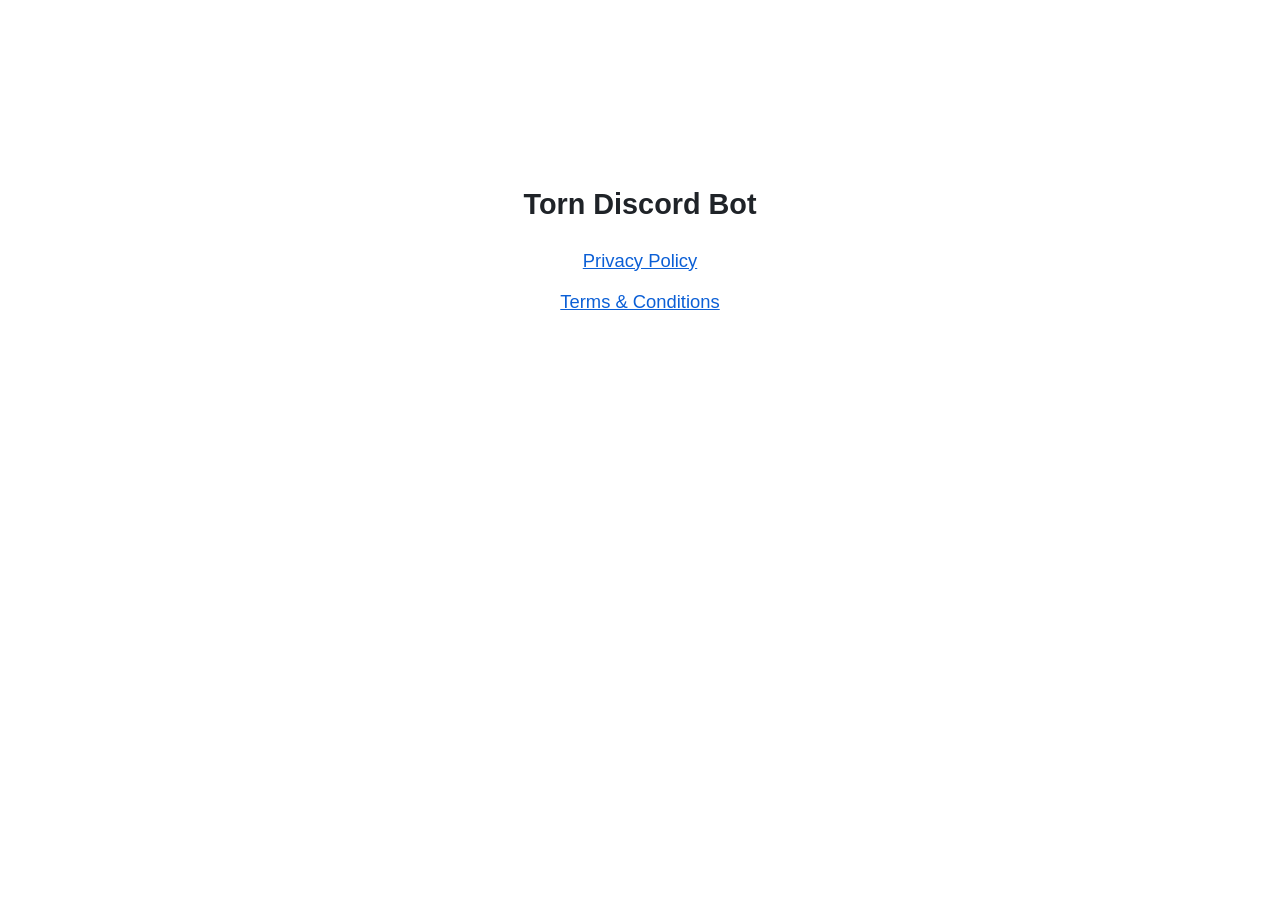
<file: docs/index.html>
<!DOCTYPE html>
<html lang="en">
<head>
  <meta charset="utf-8">
  <meta name="viewport" content="width=device-width, initial-scale=1">
  <title>Torn Discord Bot</title>
  <link rel="stylesheet" href="style.css">
</head>
<body class="home">
  <h1>Torn Discord Bot</h1>
  <ul>
    <li><a href="privacy.html">Privacy Policy</a></li>
    <li><a href="terms.html">Terms &amp; Conditions</a></li>
  </ul>
</body>
</html>
</file>
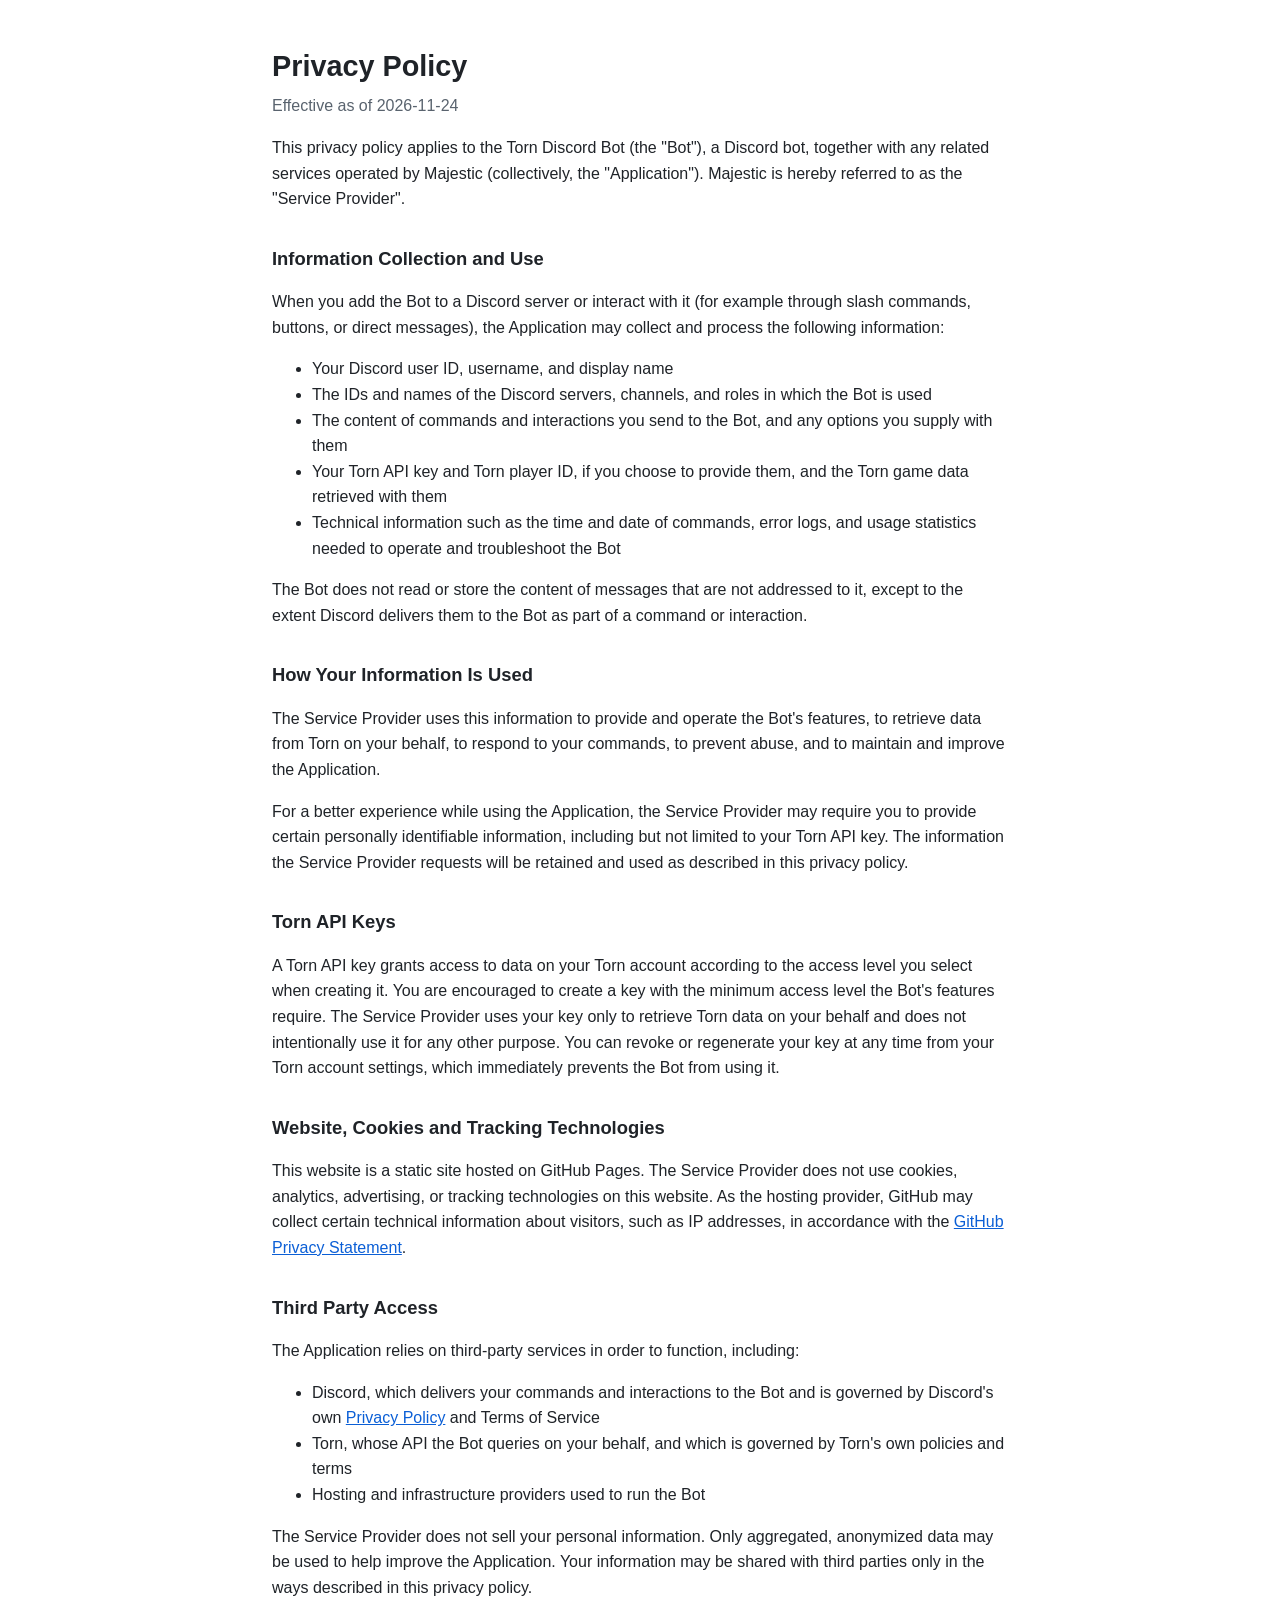
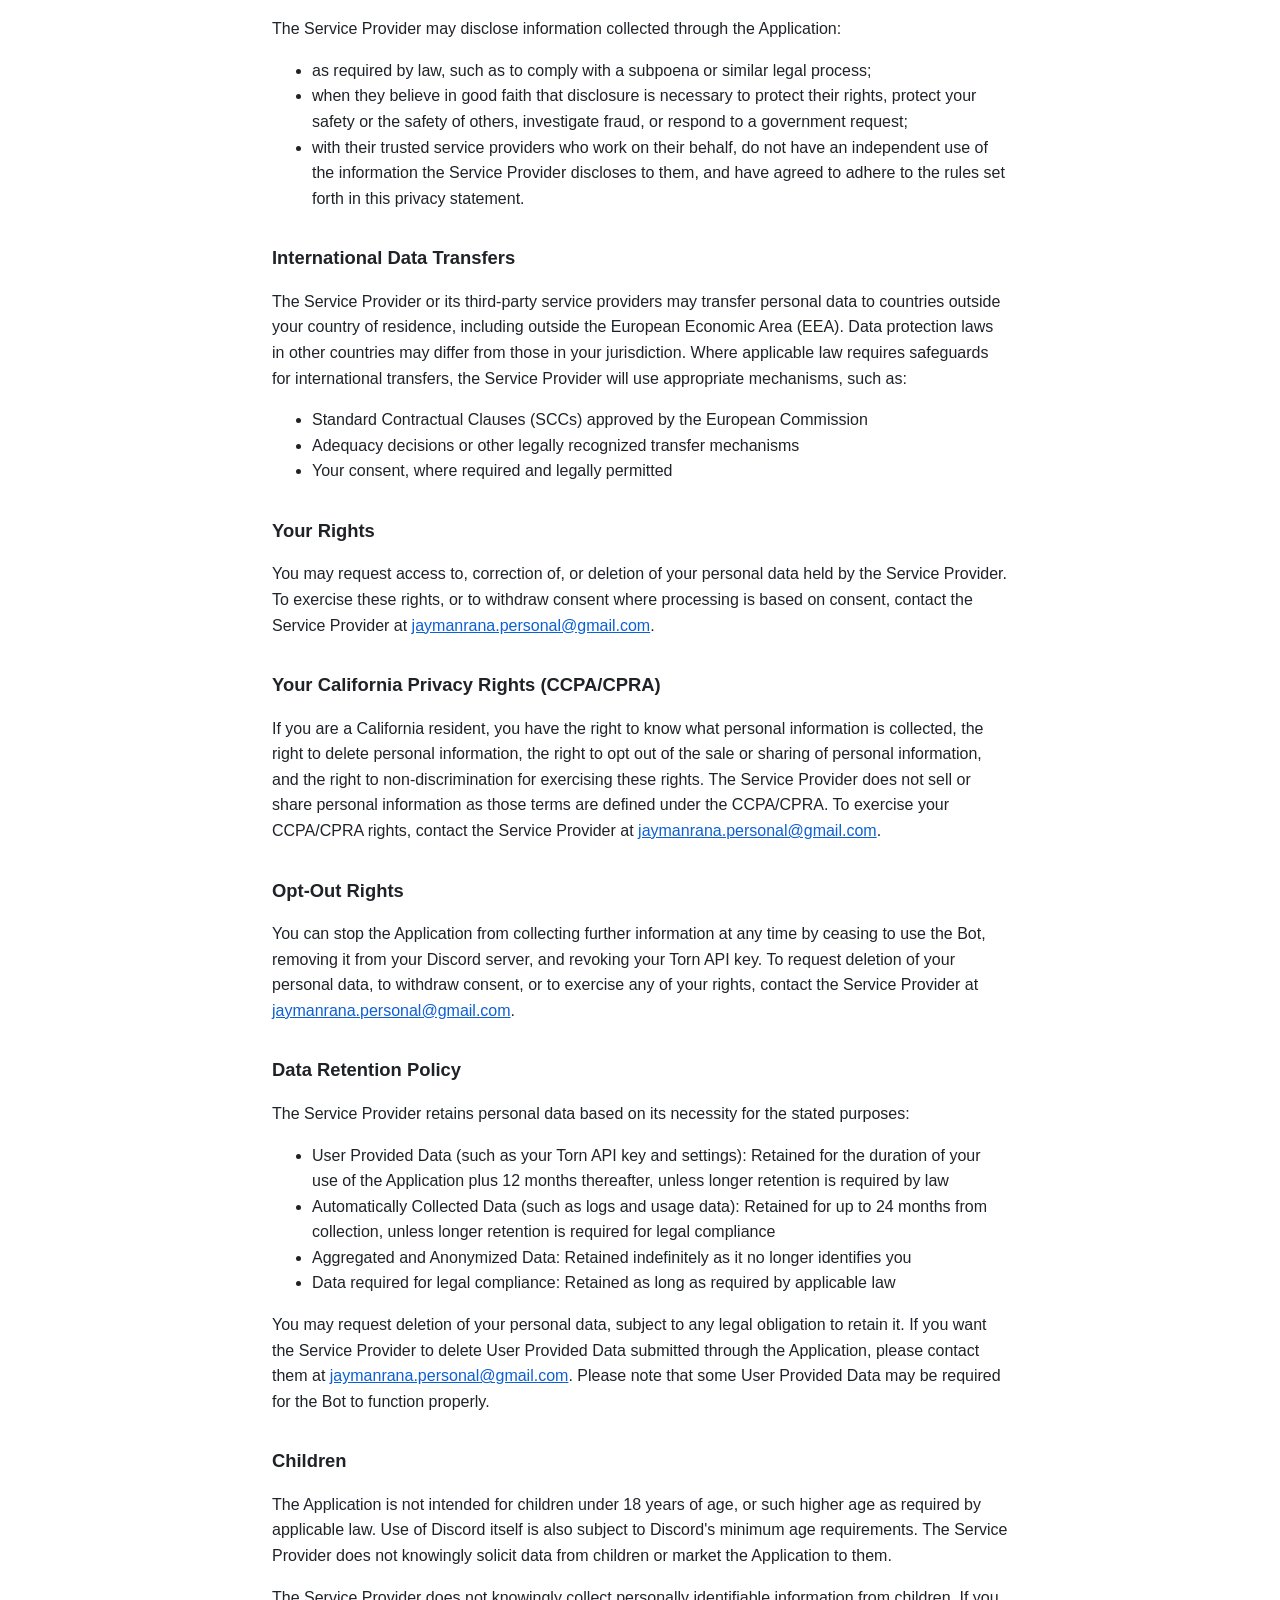
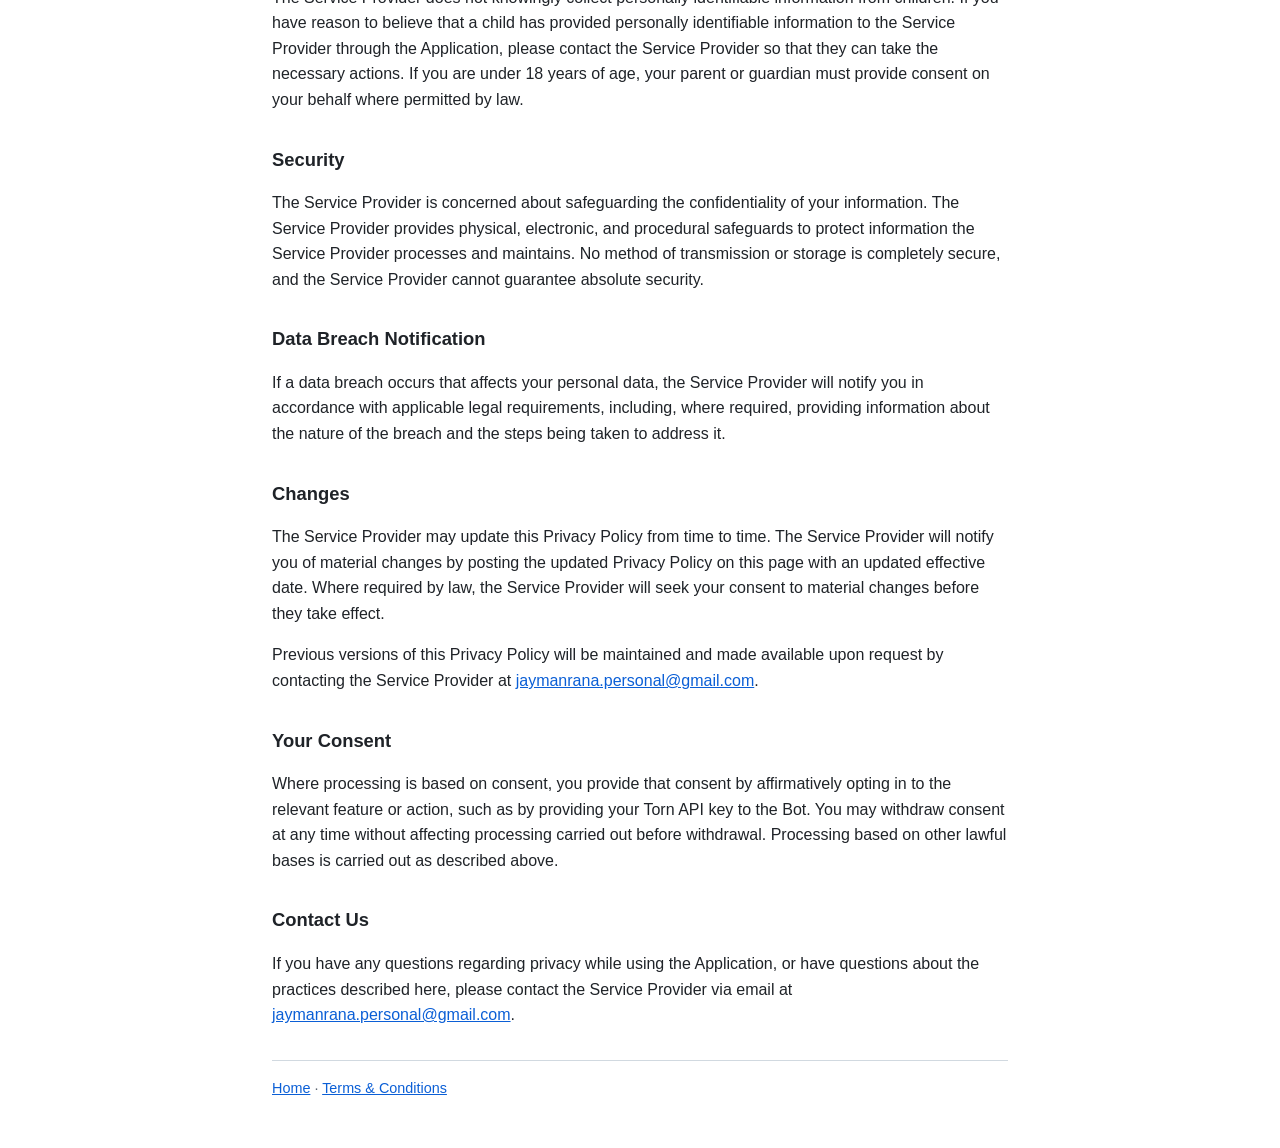
<file: docs/privacy.html>
<!DOCTYPE html>
<html lang="en">
<head>
  <meta charset="utf-8">
  <meta name="viewport" content="width=device-width, initial-scale=1">
  <title>Privacy Policy - Torn Discord Bot</title>
  <link rel="stylesheet" href="style.css">
</head>
<body>
  <h1>Privacy Policy</h1>
  <p class="meta">Effective as of 2026-11-24</p>

  <p>This privacy policy applies to the Torn Discord Bot (the "Bot"), a Discord bot, together with any related services operated by Majestic (collectively, the "Application"). Majestic is hereby referred to as the "Service Provider".</p>

  <h2>Information Collection and Use</h2>
  <p>When you add the Bot to a Discord server or interact with it (for example through slash commands, buttons, or direct messages), the Application may collect and process the following information:</p>
  <ul>
    <li>Your Discord user ID, username, and display name</li>
    <li>The IDs and names of the Discord servers, channels, and roles in which the Bot is used</li>
    <li>The content of commands and interactions you send to the Bot, and any options you supply with them</li>
    <li>Your Torn API key and Torn player ID, if you choose to provide them, and the Torn game data retrieved with them</li>
    <li>Technical information such as the time and date of commands, error logs, and usage statistics needed to operate and troubleshoot the Bot</li>
  </ul>
  <p>The Bot does not read or store the content of messages that are not addressed to it, except to the extent Discord delivers them to the Bot as part of a command or interaction.</p>

  <h2>How Your Information Is Used</h2>
  <p>The Service Provider uses this information to provide and operate the Bot's features, to retrieve data from Torn on your behalf, to respond to your commands, to prevent abuse, and to maintain and improve the Application.</p>
  <p>For a better experience while using the Application, the Service Provider may require you to provide certain personally identifiable information, including but not limited to your Torn API key. The information the Service Provider requests will be retained and used as described in this privacy policy.</p>

  <h2>Torn API Keys</h2>
  <p>A Torn API key grants access to data on your Torn account according to the access level you select when creating it. You are encouraged to create a key with the minimum access level the Bot's features require. The Service Provider uses your key only to retrieve Torn data on your behalf and does not intentionally use it for any other purpose. You can revoke or regenerate your key at any time from your Torn account settings, which immediately prevents the Bot from using it.</p>

  <h2>Website, Cookies and Tracking Technologies</h2>
  <p>This website is a static site hosted on GitHub Pages. The Service Provider does not use cookies, analytics, advertising, or tracking technologies on this website. As the hosting provider, GitHub may collect certain technical information about visitors, such as IP addresses, in accordance with the <a href="https://docs.github.com/en/site-policy/privacy-policies/github-general-privacy-statement" target="_blank" rel="noopener noreferrer">GitHub Privacy Statement</a>.</p>

  <h2>Third Party Access</h2>
  <p>The Application relies on third-party services in order to function, including:</p>
  <ul>
    <li>Discord, which delivers your commands and interactions to the Bot and is governed by Discord's own <a href="https://discord.com/privacy" target="_blank" rel="noopener noreferrer">Privacy Policy</a> and Terms of Service</li>
    <li>Torn, whose API the Bot queries on your behalf, and which is governed by Torn's own policies and terms</li>
    <li>Hosting and infrastructure providers used to run the Bot</li>
  </ul>
  <p>The Service Provider does not sell your personal information. Only aggregated, anonymized data may be used to help improve the Application. Your information may be shared with third parties only in the ways described in this privacy policy.</p>
  <p>The Service Provider may disclose information collected through the Application:</p>
  <ul>
    <li>as required by law, such as to comply with a subpoena or similar legal process;</li>
    <li>when they believe in good faith that disclosure is necessary to protect their rights, protect your safety or the safety of others, investigate fraud, or respond to a government request;</li>
    <li>with their trusted service providers who work on their behalf, do not have an independent use of the information the Service Provider discloses to them, and have agreed to adhere to the rules set forth in this privacy statement.</li>
  </ul>

  <h2>International Data Transfers</h2>
  <p>The Service Provider or its third-party service providers may transfer personal data to countries outside your country of residence, including outside the European Economic Area (EEA). Data protection laws in other countries may differ from those in your jurisdiction. Where applicable law requires safeguards for international transfers, the Service Provider will use appropriate mechanisms, such as:</p>
  <ul>
    <li>Standard Contractual Clauses (SCCs) approved by the European Commission</li>
    <li>Adequacy decisions or other legally recognized transfer mechanisms</li>
    <li>Your consent, where required and legally permitted</li>
  </ul>

  <h2>Your Rights</h2>
  <p>You may request access to, correction of, or deletion of your personal data held by the Service Provider. To exercise these rights, or to withdraw consent where processing is based on consent, contact the Service Provider at <a href="mailto:jaymanrana.personal@gmail.com">jaymanrana.personal@gmail.com</a>.</p>

  <h2>Your California Privacy Rights (CCPA/CPRA)</h2>
  <p>If you are a California resident, you have the right to know what personal information is collected, the right to delete personal information, the right to opt out of the sale or sharing of personal information, and the right to non-discrimination for exercising these rights. The Service Provider does not sell or share personal information as those terms are defined under the CCPA/CPRA. To exercise your CCPA/CPRA rights, contact the Service Provider at <a href="mailto:jaymanrana.personal@gmail.com">jaymanrana.personal@gmail.com</a>.</p>

  <h2>Opt-Out Rights</h2>
  <p>You can stop the Application from collecting further information at any time by ceasing to use the Bot, removing it from your Discord server, and revoking your Torn API key. To request deletion of your personal data, to withdraw consent, or to exercise any of your rights, contact the Service Provider at <a href="mailto:jaymanrana.personal@gmail.com">jaymanrana.personal@gmail.com</a>.</p>

  <h2>Data Retention Policy</h2>
  <p>The Service Provider retains personal data based on its necessity for the stated purposes:</p>
  <ul>
    <li>User Provided Data (such as your Torn API key and settings): Retained for the duration of your use of the Application plus 12 months thereafter, unless longer retention is required by law</li>
    <li>Automatically Collected Data (such as logs and usage data): Retained for up to 24 months from collection, unless longer retention is required for legal compliance</li>
    <li>Aggregated and Anonymized Data: Retained indefinitely as it no longer identifies you</li>
    <li>Data required for legal compliance: Retained as long as required by applicable law</li>
  </ul>
  <p>You may request deletion of your personal data, subject to any legal obligation to retain it. If you want the Service Provider to delete User Provided Data submitted through the Application, please contact them at <a href="mailto:jaymanrana.personal@gmail.com">jaymanrana.personal@gmail.com</a>. Please note that some User Provided Data may be required for the Bot to function properly.</p>

  <h2>Children</h2>
  <p>The Application is not intended for children under 18 years of age, or such higher age as required by applicable law. Use of Discord itself is also subject to Discord's minimum age requirements. The Service Provider does not knowingly solicit data from children or market the Application to them.</p>
  <p>The Service Provider does not knowingly collect personally identifiable information from children. If you have reason to believe that a child has provided personally identifiable information to the Service Provider through the Application, please contact the Service Provider so that they can take the necessary actions. If you are under 18 years of age, your parent or guardian must provide consent on your behalf where permitted by law.</p>

  <h2>Security</h2>
  <p>The Service Provider is concerned about safeguarding the confidentiality of your information. The Service Provider provides physical, electronic, and procedural safeguards to protect information the Service Provider processes and maintains. No method of transmission or storage is completely secure, and the Service Provider cannot guarantee absolute security.</p>

  <h2>Data Breach Notification</h2>
  <p>If a data breach occurs that affects your personal data, the Service Provider will notify you in accordance with applicable legal requirements, including, where required, providing information about the nature of the breach and the steps being taken to address it.</p>

  <h2>Changes</h2>
  <p>The Service Provider may update this Privacy Policy from time to time. The Service Provider will notify you of material changes by posting the updated Privacy Policy on this page with an updated effective date. Where required by law, the Service Provider will seek your consent to material changes before they take effect.</p>
  <p>Previous versions of this Privacy Policy will be maintained and made available upon request by contacting the Service Provider at <a href="mailto:jaymanrana.personal@gmail.com">jaymanrana.personal@gmail.com</a>.</p>

  <h2>Your Consent</h2>
  <p>Where processing is based on consent, you provide that consent by affirmatively opting in to the relevant feature or action, such as by providing your Torn API key to the Bot. You may withdraw consent at any time without affecting processing carried out before withdrawal. Processing based on other lawful bases is carried out as described above.</p>

  <h2>Contact Us</h2>
  <p>If you have any questions regarding privacy while using the Application, or have questions about the practices described here, please contact the Service Provider via email at <a href="mailto:jaymanrana.personal@gmail.com">jaymanrana.personal@gmail.com</a>.</p>

  <hr>
  <footer>
    <a href="index.html">Home</a> &middot; <a href="terms.html">Terms &amp; Conditions</a>
  </footer>
</body>
</html>
</file>
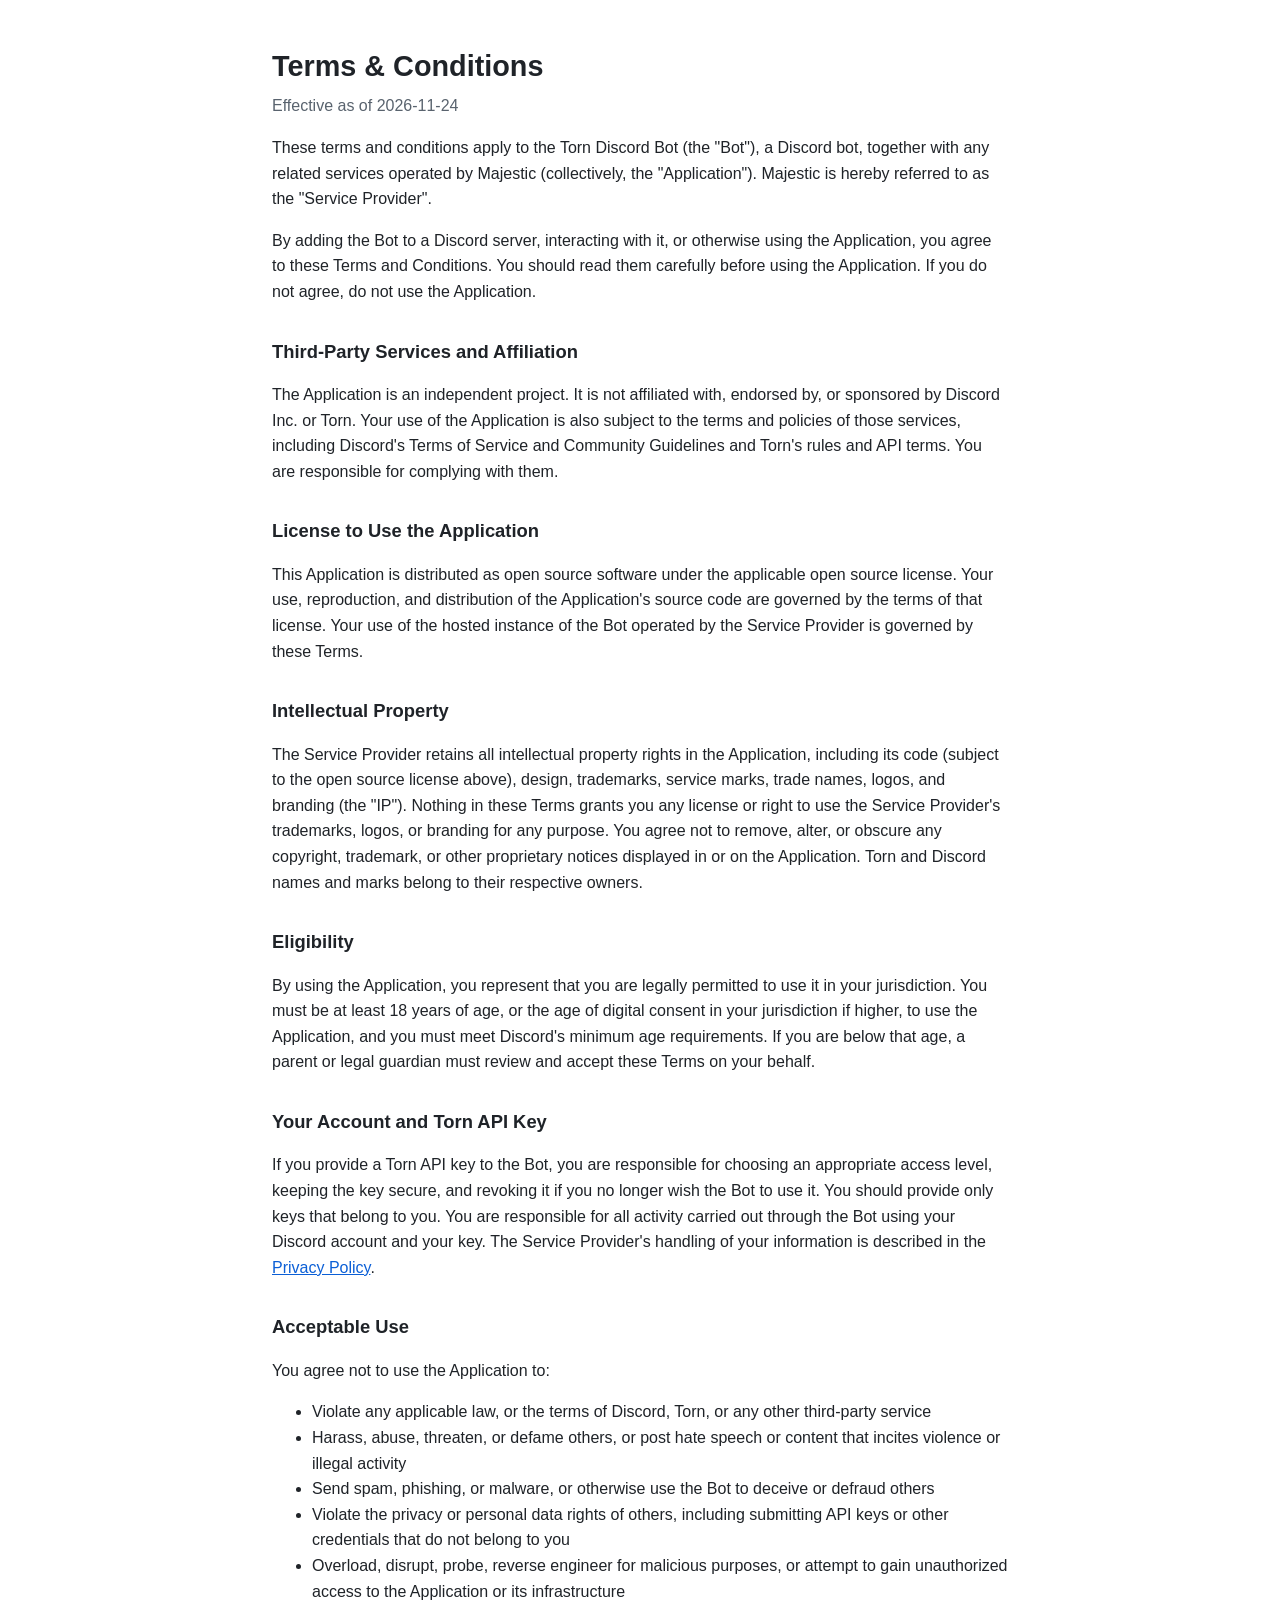
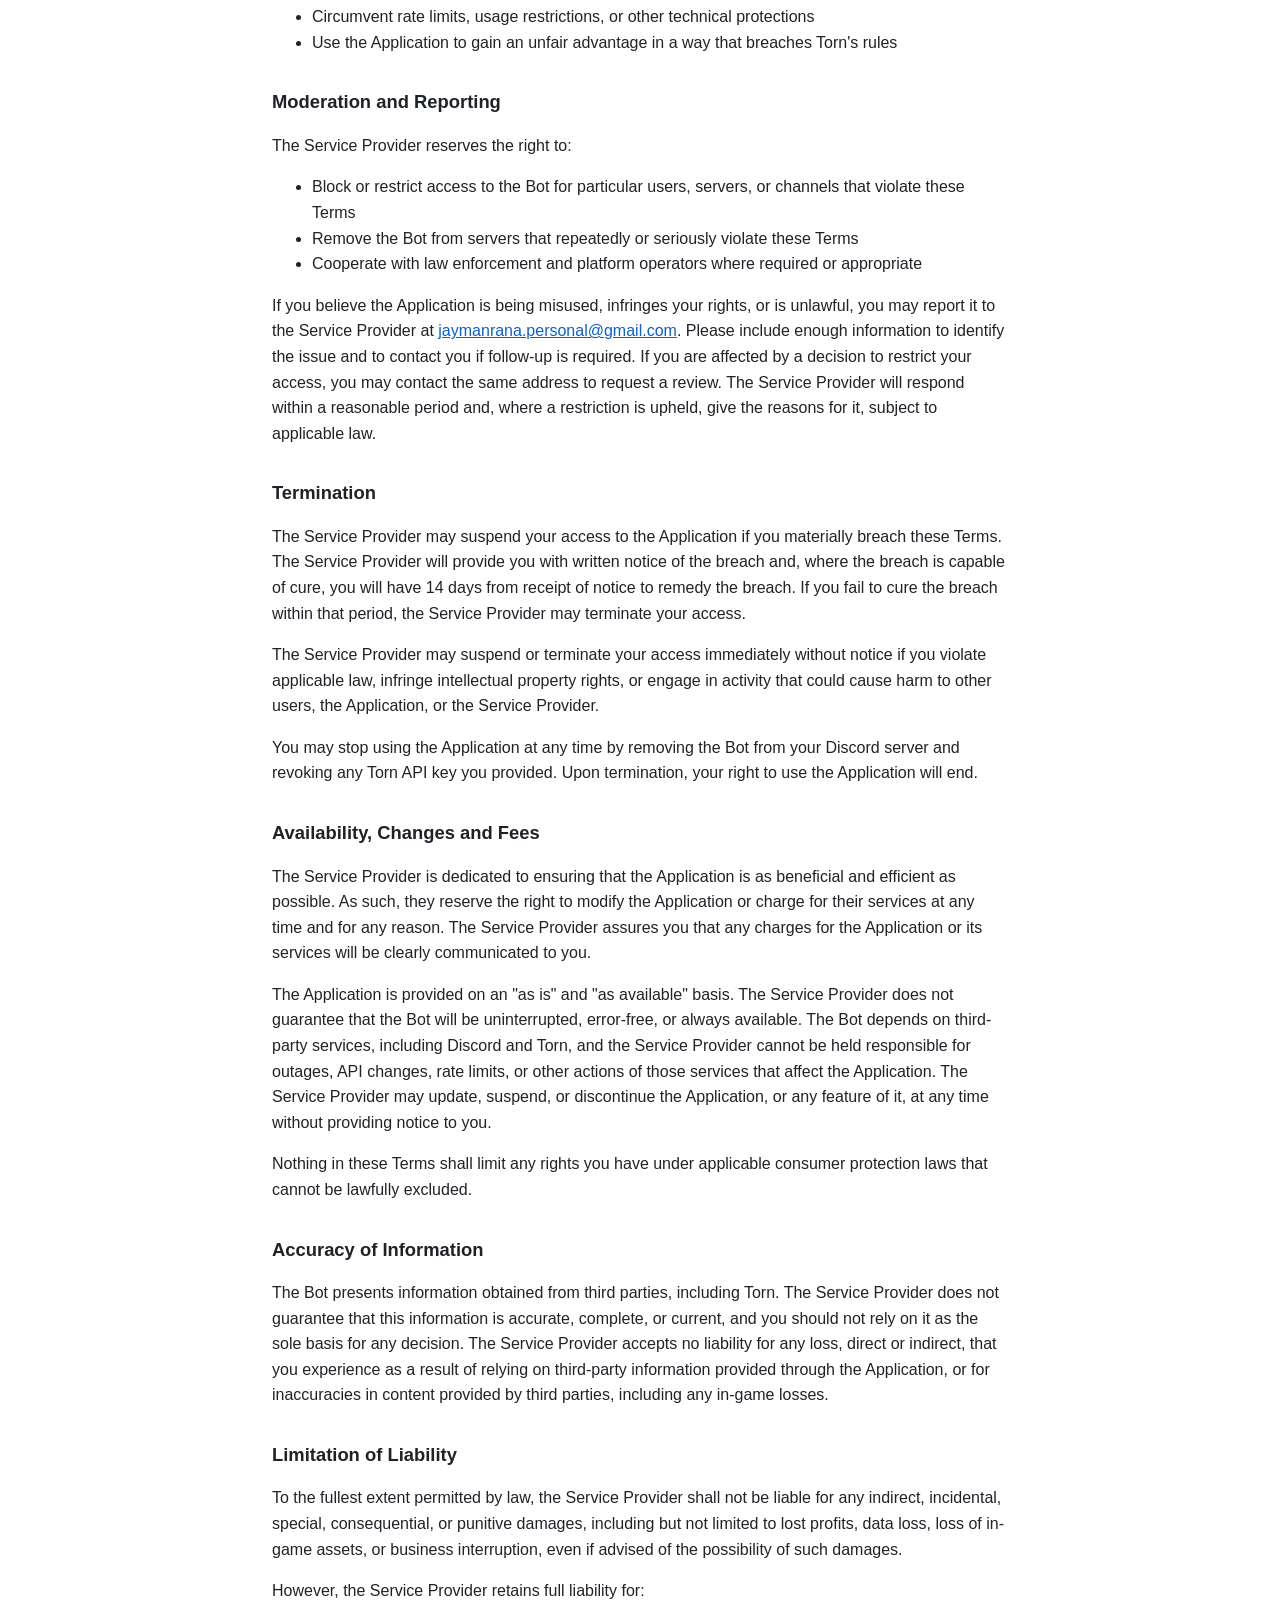
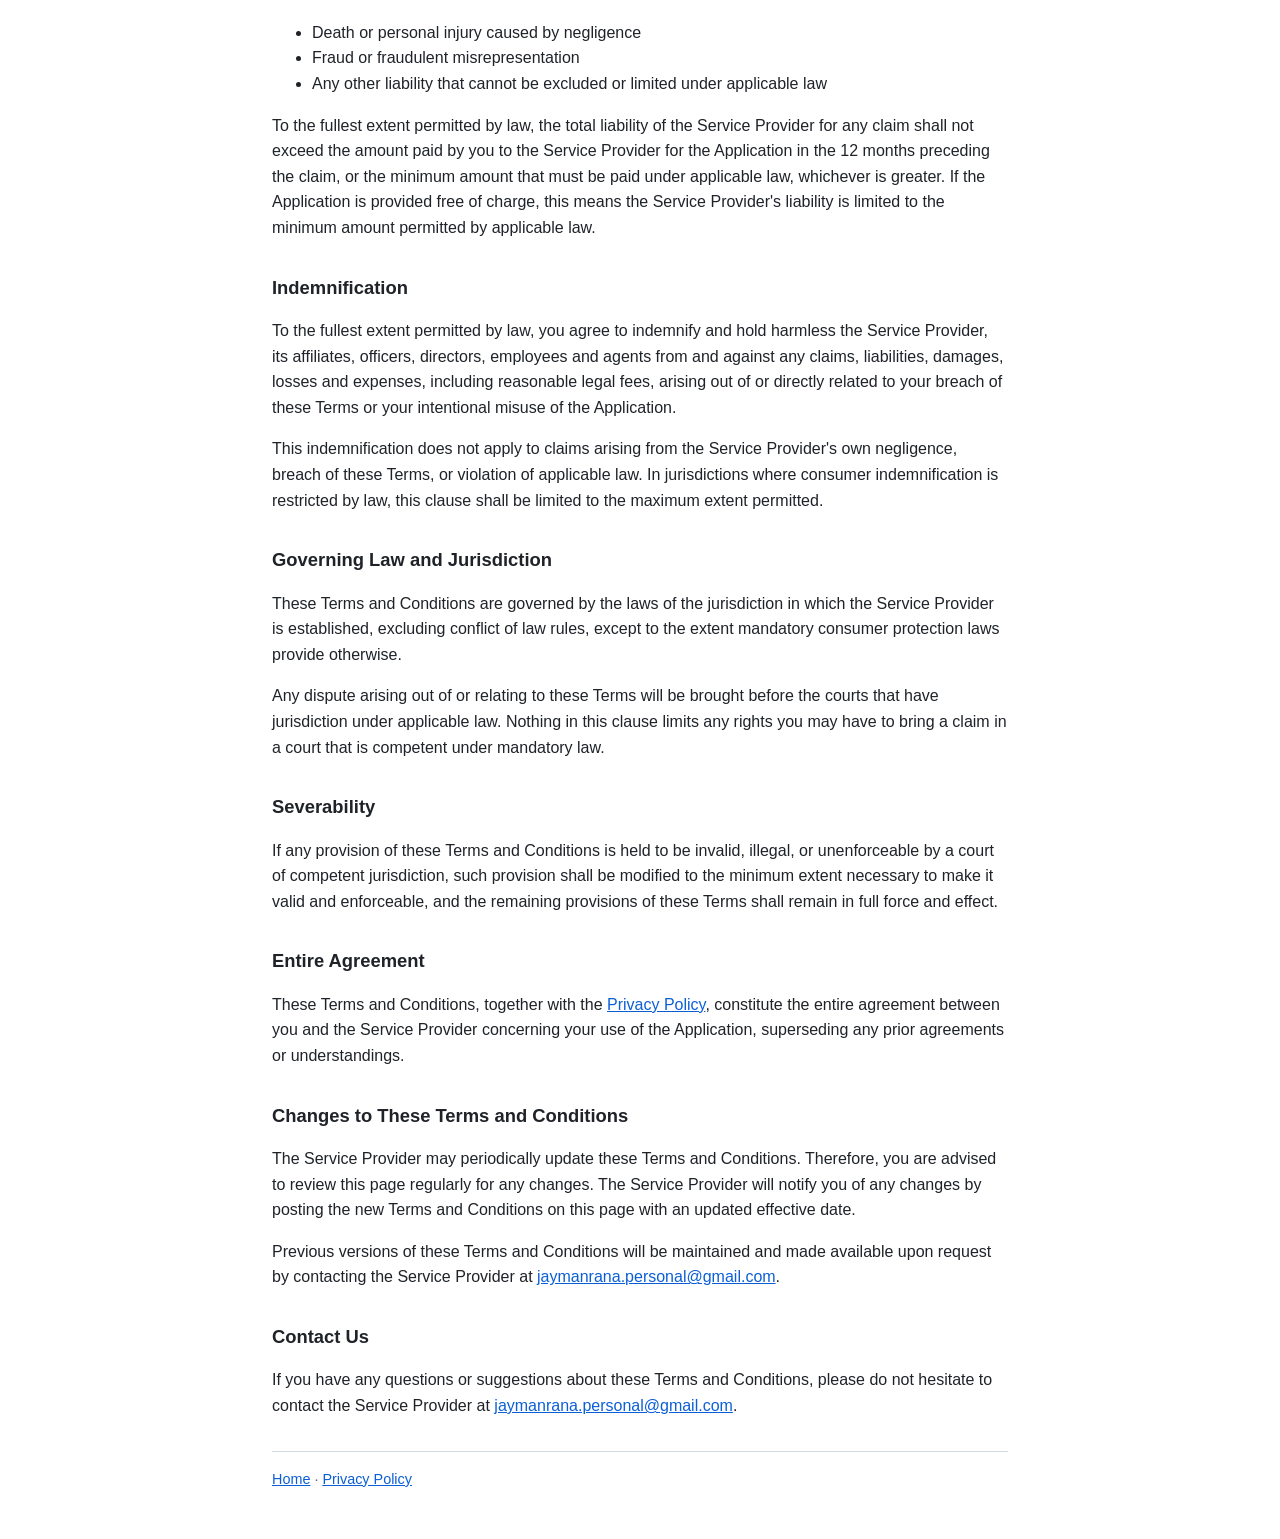
<file: docs/terms.html>
<!DOCTYPE html>
<html lang="en">
<head>
  <meta charset="utf-8">
  <meta name="viewport" content="width=device-width, initial-scale=1">
  <title>Terms &amp; Conditions - Torn Discord Bot</title>
  <link rel="stylesheet" href="style.css">
</head>
<body>
  <h1>Terms &amp; Conditions</h1>
  <p class="meta">Effective as of 2026-11-24</p>

  <p>These terms and conditions apply to the Torn Discord Bot (the "Bot"), a Discord bot, together with any related services operated by Majestic (collectively, the "Application"). Majestic is hereby referred to as the "Service Provider".</p>
  <p>By adding the Bot to a Discord server, interacting with it, or otherwise using the Application, you agree to these Terms and Conditions. You should read them carefully before using the Application. If you do not agree, do not use the Application.</p>

  <h2>Third-Party Services and Affiliation</h2>
  <p>The Application is an independent project. It is not affiliated with, endorsed by, or sponsored by Discord Inc. or Torn. Your use of the Application is also subject to the terms and policies of those services, including Discord's Terms of Service and Community Guidelines and Torn's rules and API terms. You are responsible for complying with them.</p>

  <h2>License to Use the Application</h2>
  <p>This Application is distributed as open source software under the applicable open source license. Your use, reproduction, and distribution of the Application's source code are governed by the terms of that license. Your use of the hosted instance of the Bot operated by the Service Provider is governed by these Terms.</p>

  <h2>Intellectual Property</h2>
  <p>The Service Provider retains all intellectual property rights in the Application, including its code (subject to the open source license above), design, trademarks, service marks, trade names, logos, and branding (the "IP"). Nothing in these Terms grants you any license or right to use the Service Provider's trademarks, logos, or branding for any purpose. You agree not to remove, alter, or obscure any copyright, trademark, or other proprietary notices displayed in or on the Application. Torn and Discord names and marks belong to their respective owners.</p>

  <h2>Eligibility</h2>
  <p>By using the Application, you represent that you are legally permitted to use it in your jurisdiction. You must be at least 18 years of age, or the age of digital consent in your jurisdiction if higher, to use the Application, and you must meet Discord's minimum age requirements. If you are below that age, a parent or legal guardian must review and accept these Terms on your behalf.</p>

  <h2>Your Account and Torn API Key</h2>
  <p>If you provide a Torn API key to the Bot, you are responsible for choosing an appropriate access level, keeping the key secure, and revoking it if you no longer wish the Bot to use it. You should provide only keys that belong to you. You are responsible for all activity carried out through the Bot using your Discord account and your key. The Service Provider's handling of your information is described in the <a href="privacy.html">Privacy Policy</a>.</p>

  <h2>Acceptable Use</h2>
  <p>You agree not to use the Application to:</p>
  <ul>
    <li>Violate any applicable law, or the terms of Discord, Torn, or any other third-party service</li>
    <li>Harass, abuse, threaten, or defame others, or post hate speech or content that incites violence or illegal activity</li>
    <li>Send spam, phishing, or malware, or otherwise use the Bot to deceive or defraud others</li>
    <li>Violate the privacy or personal data rights of others, including submitting API keys or other credentials that do not belong to you</li>
    <li>Overload, disrupt, probe, reverse engineer for malicious purposes, or attempt to gain unauthorized access to the Application or its infrastructure</li>
    <li>Circumvent rate limits, usage restrictions, or other technical protections</li>
    <li>Use the Application to gain an unfair advantage in a way that breaches Torn's rules</li>
  </ul>

  <h2>Moderation and Reporting</h2>
  <p>The Service Provider reserves the right to:</p>
  <ul>
    <li>Block or restrict access to the Bot for particular users, servers, or channels that violate these Terms</li>
    <li>Remove the Bot from servers that repeatedly or seriously violate these Terms</li>
    <li>Cooperate with law enforcement and platform operators where required or appropriate</li>
  </ul>
  <p>If you believe the Application is being misused, infringes your rights, or is unlawful, you may report it to the Service Provider at <a href="mailto:jaymanrana.personal@gmail.com">jaymanrana.personal@gmail.com</a>. Please include enough information to identify the issue and to contact you if follow-up is required. If you are affected by a decision to restrict your access, you may contact the same address to request a review. The Service Provider will respond within a reasonable period and, where a restriction is upheld, give the reasons for it, subject to applicable law.</p>

  <h2>Termination</h2>
  <p>The Service Provider may suspend your access to the Application if you materially breach these Terms. The Service Provider will provide you with written notice of the breach and, where the breach is capable of cure, you will have 14 days from receipt of notice to remedy the breach. If you fail to cure the breach within that period, the Service Provider may terminate your access.</p>
  <p>The Service Provider may suspend or terminate your access immediately without notice if you violate applicable law, infringe intellectual property rights, or engage in activity that could cause harm to other users, the Application, or the Service Provider.</p>
  <p>You may stop using the Application at any time by removing the Bot from your Discord server and revoking any Torn API key you provided. Upon termination, your right to use the Application will end.</p>

  <h2>Availability, Changes and Fees</h2>
  <p>The Service Provider is dedicated to ensuring that the Application is as beneficial and efficient as possible. As such, they reserve the right to modify the Application or charge for their services at any time and for any reason. The Service Provider assures you that any charges for the Application or its services will be clearly communicated to you.</p>
  <p>The Application is provided on an "as is" and "as available" basis. The Service Provider does not guarantee that the Bot will be uninterrupted, error-free, or always available. The Bot depends on third-party services, including Discord and Torn, and the Service Provider cannot be held responsible for outages, API changes, rate limits, or other actions of those services that affect the Application. The Service Provider may update, suspend, or discontinue the Application, or any feature of it, at any time without providing notice to you.</p>
  <p>Nothing in these Terms shall limit any rights you have under applicable consumer protection laws that cannot be lawfully excluded.</p>

  <h2>Accuracy of Information</h2>
  <p>The Bot presents information obtained from third parties, including Torn. The Service Provider does not guarantee that this information is accurate, complete, or current, and you should not rely on it as the sole basis for any decision. The Service Provider accepts no liability for any loss, direct or indirect, that you experience as a result of relying on third-party information provided through the Application, or for inaccuracies in content provided by third parties, including any in-game losses.</p>

  <h2>Limitation of Liability</h2>
  <p>To the fullest extent permitted by law, the Service Provider shall not be liable for any indirect, incidental, special, consequential, or punitive damages, including but not limited to lost profits, data loss, loss of in-game assets, or business interruption, even if advised of the possibility of such damages.</p>
  <p>However, the Service Provider retains full liability for:</p>
  <ul>
    <li>Death or personal injury caused by negligence</li>
    <li>Fraud or fraudulent misrepresentation</li>
    <li>Any other liability that cannot be excluded or limited under applicable law</li>
  </ul>
  <p>To the fullest extent permitted by law, the total liability of the Service Provider for any claim shall not exceed the amount paid by you to the Service Provider for the Application in the 12 months preceding the claim, or the minimum amount that must be paid under applicable law, whichever is greater. If the Application is provided free of charge, this means the Service Provider's liability is limited to the minimum amount permitted by applicable law.</p>

  <h2>Indemnification</h2>
  <p>To the fullest extent permitted by law, you agree to indemnify and hold harmless the Service Provider, its affiliates, officers, directors, employees and agents from and against any claims, liabilities, damages, losses and expenses, including reasonable legal fees, arising out of or directly related to your breach of these Terms or your intentional misuse of the Application.</p>
  <p>This indemnification does not apply to claims arising from the Service Provider's own negligence, breach of these Terms, or violation of applicable law. In jurisdictions where consumer indemnification is restricted by law, this clause shall be limited to the maximum extent permitted.</p>

  <h2>Governing Law and Jurisdiction</h2>
  <p>These Terms and Conditions are governed by the laws of the jurisdiction in which the Service Provider is established, excluding conflict of law rules, except to the extent mandatory consumer protection laws provide otherwise.</p>
  <p>Any dispute arising out of or relating to these Terms will be brought before the courts that have jurisdiction under applicable law. Nothing in this clause limits any rights you may have to bring a claim in a court that is competent under mandatory law.</p>

  <h2>Severability</h2>
  <p>If any provision of these Terms and Conditions is held to be invalid, illegal, or unenforceable by a court of competent jurisdiction, such provision shall be modified to the minimum extent necessary to make it valid and enforceable, and the remaining provisions of these Terms shall remain in full force and effect.</p>

  <h2>Entire Agreement</h2>
  <p>These Terms and Conditions, together with the <a href="privacy.html">Privacy Policy</a>, constitute the entire agreement between you and the Service Provider concerning your use of the Application, superseding any prior agreements or understandings.</p>

  <h2>Changes to These Terms and Conditions</h2>
  <p>The Service Provider may periodically update these Terms and Conditions. Therefore, you are advised to review this page regularly for any changes. The Service Provider will notify you of any changes by posting the new Terms and Conditions on this page with an updated effective date.</p>
  <p>Previous versions of these Terms and Conditions will be maintained and made available upon request by contacting the Service Provider at <a href="mailto:jaymanrana.personal@gmail.com">jaymanrana.personal@gmail.com</a>.</p>

  <h2>Contact Us</h2>
  <p>If you have any questions or suggestions about these Terms and Conditions, please do not hesitate to contact the Service Provider at <a href="mailto:jaymanrana.personal@gmail.com">jaymanrana.personal@gmail.com</a>.</p>

  <hr>
  <footer>
    <a href="index.html">Home</a> &middot; <a href="privacy.html">Privacy Policy</a>
  </footer>
</body>
</html>
</file>
<file: docs/style.css>
:root {
  color-scheme: light dark;
  --bg: #ffffff;
  --fg: #1f2328;
  --muted: #59636e;
  --link: #0b5fd6;
  --rule: #d1d9e0;
}

@media (prefers-color-scheme: dark) {
  :root {
    --bg: #0f1216;
    --fg: #e6e8eb;
    --muted: #9aa4af;
    --link: #6cb0ff;
    --rule: #2b323a;
  }
}

body {
  font-family: "Helvetica Neue", Helvetica, Arial, sans-serif;
  line-height: 1.6;
  color: var(--fg);
  background: var(--bg);
  max-width: 46rem;
  margin: 0 auto;
  padding: 1.5rem 1rem 3rem;
}

a {
  color: var(--link);
}

h1 {
  font-size: 1.8rem;
  margin-bottom: 0.25rem;
}

h2 {
  font-size: 1.15rem;
  margin-top: 2rem;
}

.meta {
  color: var(--muted);
  margin-top: 0;
}

hr {
  border: 0;
  border-top: 1px solid var(--rule);
  margin: 2rem 0 1rem;
}

footer {
  color: var(--muted);
  font-size: 0.9rem;
}

/* Home page */
.home {
  text-align: center;
  padding-top: 18vh;
}

.home ul {
  list-style: none;
  padding: 0;
  font-size: 1.15rem;
}

.home li {
  margin: 0.75rem 0;
}
</file>
